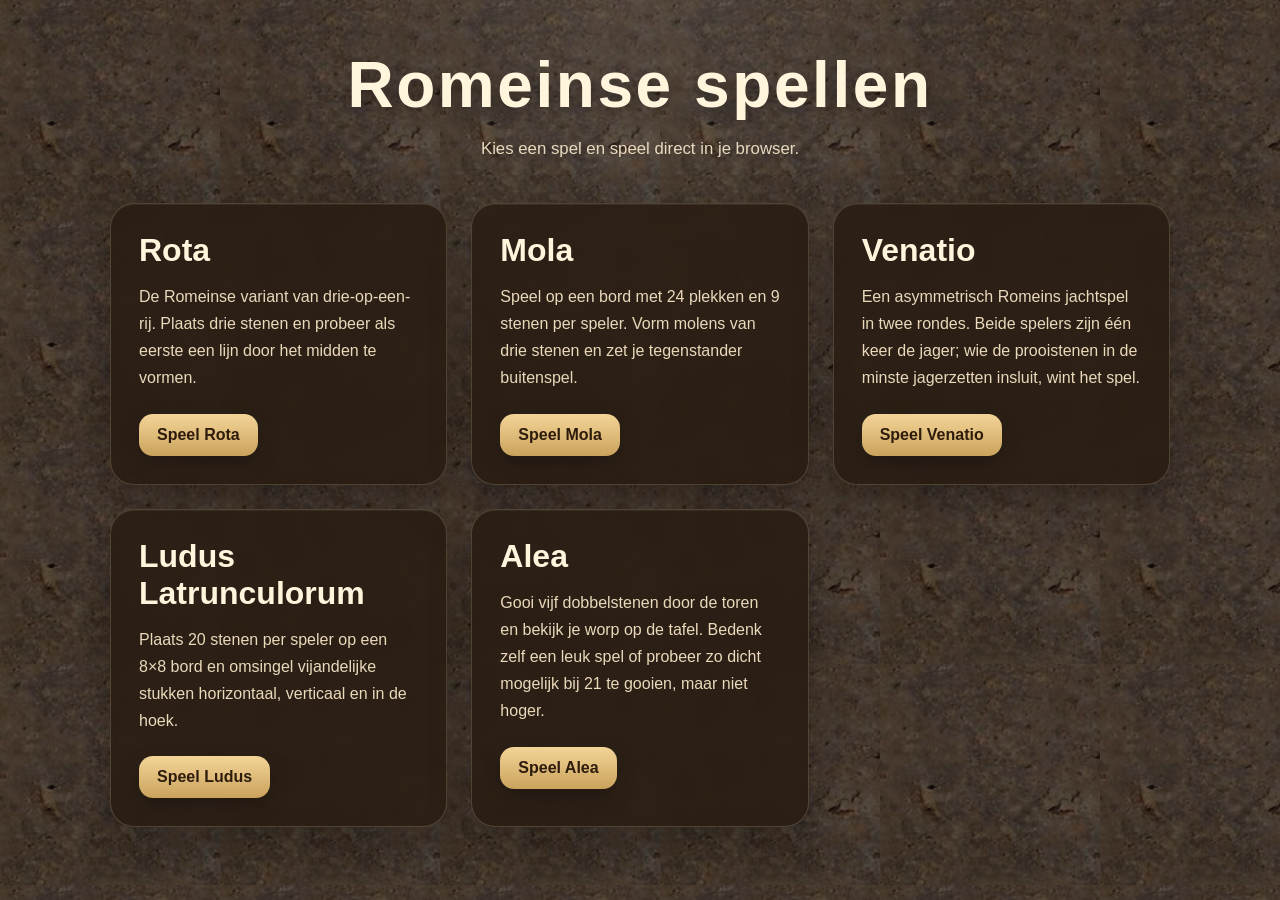
<file: index.html>
<!DOCTYPE html>
<html lang="nl">
<head>
  <meta charset="UTF-8" />
  <meta name="viewport" content="width=device-width, initial-scale=1.0" />
  <title>Romeinse spellen</title>
  <link rel="stylesheet" href="style.css" />
  <link rel="icon" href="favicon.ico" type="image/x-icon">
</head>
<body>
  <div class="page-overlay"></div>

  <main class="home">
    <header class="hero">
      <h1>Romeinse spellen</h1>
      <p class="subtitle">
        Kies een spel en speel direct in je browser.
      </p>
    </header>

    <section class="game-grid">
      <a class="game-card" href="rota/index.html">
        <div class="card-content">
          <h2>Rota</h2>
          <p>
            De Romeinse variant van drie-op-een-rij.
            Plaats drie stenen en probeer als eerste een lijn door het midden te vormen.
          </p>
          <span class="play-btn">Speel Rota</span>
        </div>
      </a>

      <a class="game-card" href="mola/index.html">
        <div class="card-content">
          <h2>Mola</h2>
          <p>
            Speel op een bord met 24 plekken en 9 stenen per speler.
            Vorm molens van drie stenen en zet je tegenstander buitenspel.
          </p>
          <span class="play-btn">Speel Mola</span>
        </div>
      </a>

      <a class="game-card" href="venatio/index.html">
        <div class="card-content">
            <h2>Venatio</h2>
            <p>
            Een asymmetrisch Romeins jachtspel in twee rondes. Beide spelers zijn één keer de jager;
            wie de prooistenen in de minste jagerzetten insluit, wint het spel.
            </p>
            <span class="play-btn">Speel Venatio</span>
        </div>
      </a>

      <a class="game-card" href="ludus_latrunculorum/index.html">
        <div class="card-content">
          <h2>Ludus Latrunculorum</h2>
          <p>
            Plaats 20 stenen per speler op een 8×8 bord en omsingel vijandelijke
            stukken horizontaal, verticaal en in de hoek.
          </p>
          <span class="play-btn">Speel Ludus</span>
        </div>
      </a>

      <a class="game-card" href="alea/index.html">
        <div class="card-content">
          <h2>Alea</h2>
          <p>
            Gooi vijf dobbelstenen door de toren en bekijk je worp op de tafel.
            Bedenk zelf een leuk spel of probeer zo dicht mogelijk bij 21 te gooien, maar niet hoger.
          </p>
          <span class="play-btn">Speel Alea</span>
        </div>
      </a>
    </section>
  </main>
</body>
</html>
</file>
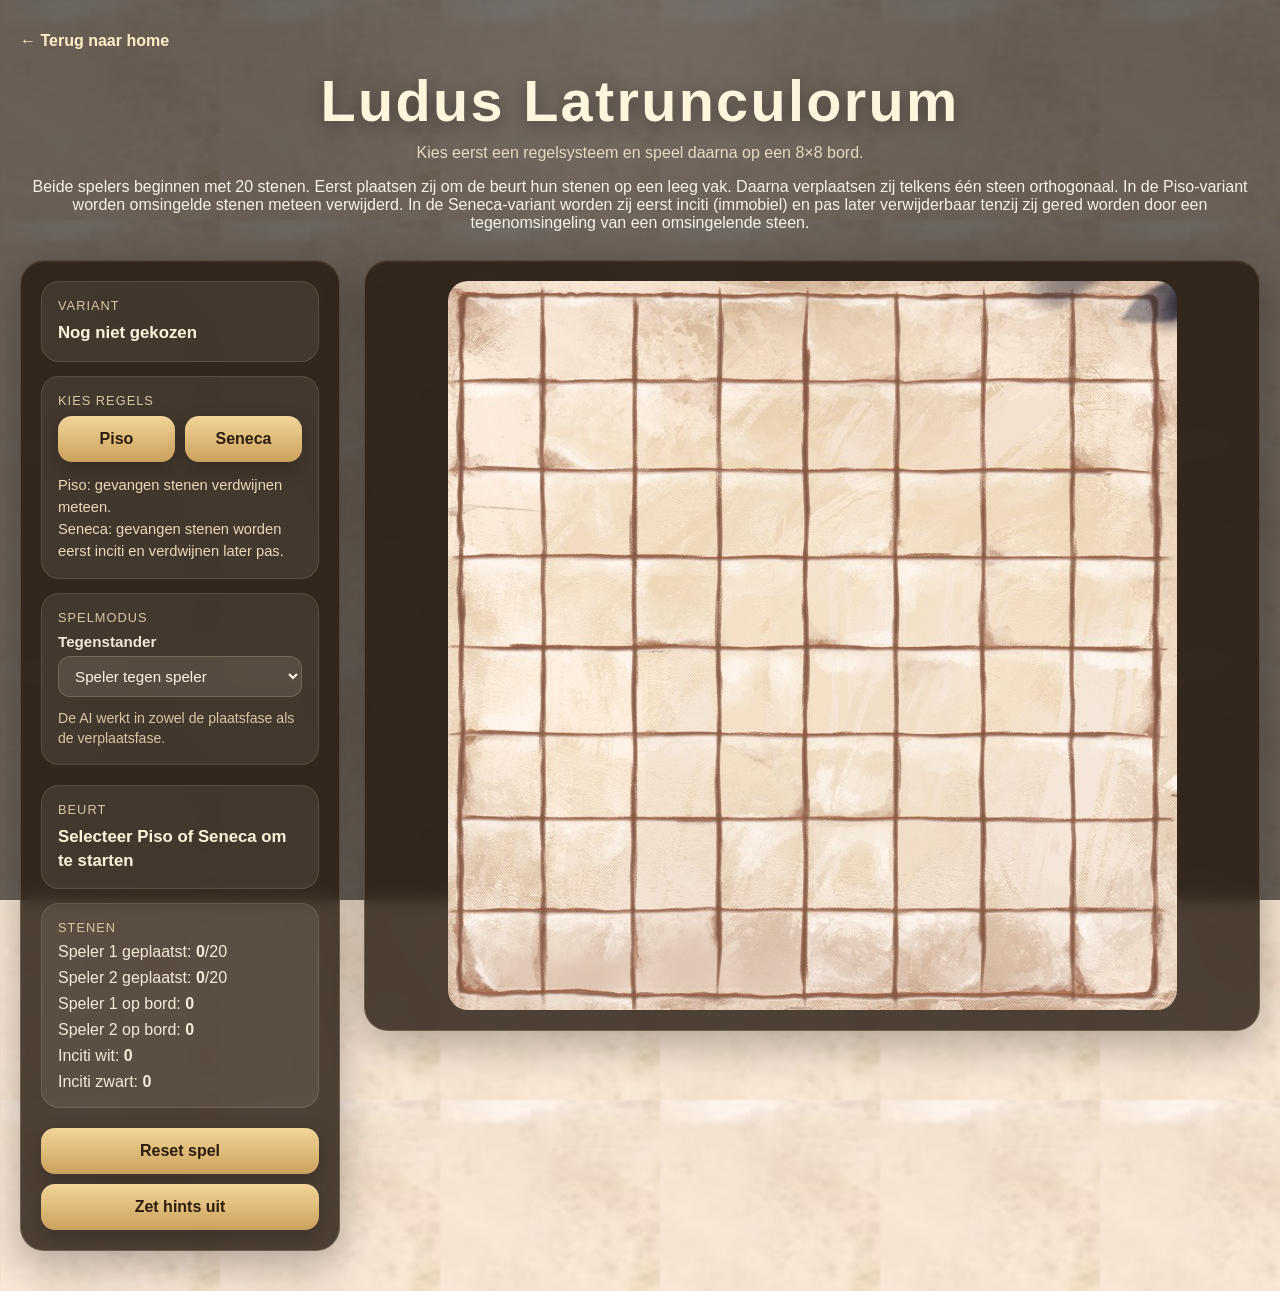
<file: ludus_latrunculorum/index.html>
<!DOCTYPE html>
<html lang="nl">
<head>
  <meta charset="UTF-8" />
  <meta name="viewport" content="width=device-width, initial-scale=1.0" />
  <title>Ludus Latrunculorum</title>
  <link rel="stylesheet" href="style.css" />
  <link rel="icon" href="favicon.ico" type="image/x-icon">
</head>
<body>
  <div class="page-overlay"></div>

  <main class="app">
    <a href="../index.html" class="back-link">← Terug naar home</a>

    <header class="topbar">
      <h1>Ludus Latrunculorum</h1>
      <p class="subtitle">Kies eerst een regelsysteem en speel daarna op een 8×8 bord.</p>
      <p>
        Beide spelers beginnen met 20 stenen. Eerst plaatsen zij om de beurt hun stenen
        op een leeg vak. Daarna verplaatsen zij telkens één steen orthogonaal.
        In de Piso-variant worden omsingelde stenen meteen verwijderd. In de Seneca-variant
        worden zij eerst inciti (immobiel) en pas later verwijderbaar tenzij zij gered worden door een tegenomsingeling van een omsingelende steen.
      </p>
    </header>

    <section class="game-shell">
      <aside class="info-panel">
        <div class="status-card">
          <span class="label">Variant</span>
          <div id="variantText" class="value">Nog niet gekozen</div>
        </div>

        <div id="variantPicker" class="status-card variant-picker">
          <span class="label">Kies regels</span>
          <div class="variant-buttons">
            <button id="choosePisoBtn" class="variant-btn">Piso</button>
            <button id="chooseSenecaBtn" class="variant-btn">Seneca</button>
          </div>
          <p class="variant-note">
            Piso: gevangen stenen verdwijnen meteen.<br />
            Seneca: gevangen stenen worden eerst inciti en verdwijnen later pas.
          </p>
        </div>

        <div class="status-card small">
          <span class="label">Spelmodus</span>
          <div class="controls-grid">
            <label class="control-field">
              <span>Tegenstander</span>
              <select id="gameModeSelect">
                <option value="pvp">Speler tegen speler</option>
                <option value="ai-p2">Speler 1 tegen AI</option>
                <option value="ai-p1">AI tegen Speler 2</option>
                <option value="ai-both">AI tegen AI</option>
              </select>
            </label>
          </div>
          <p id="aiThinking" class="thinking-text hidden">AI denkt na…</p>
          <p class="settings-note">De AI werkt in zowel de plaatsfase als de verplaatsfase.</p>
        </div>

        <div class="status-card">
          <span class="label">Beurt</span>
          <div id="turnText" class="value">Selecteer Piso of Seneca om te starten</div>
        </div>

        <div class="status-card small">
          <span class="label">Stenen</span>
          <div class="stone-counts">
            <div>Speler 1 geplaatst: <strong id="countP1Placed">0</strong>/20</div>
            <div>Speler 2 geplaatst: <strong id="countP2Placed">0</strong>/20</div>
            <div>Speler 1 op bord: <strong id="countP1Board">0</strong></div>
            <div>Speler 2 op bord: <strong id="countP2Board">0</strong></div>
            <div>Inciti wit: <strong id="countP1Inciti">0</strong></div>
            <div>Inciti zwart: <strong id="countP2Inciti">0</strong></div>
          </div>
        </div>
        <button id="resetBtn" class="reset-btn">Reset spel</button>
        <button id="toggleHintsBtn" class="reset-btn">Zet hints uit</button>
      </aside>

      <section class="board-panel">
        <div id="game">
          <img id="board" src="board.png" alt="Ludus Latrunculorum bord" />
          <div id="holes"></div>
          <div id="pieces"></div>
        </div>
      </section>
    </section>
  </main>

  <div id="winModal" class="modal hidden">
    <div class="modal-card">
      <h2>Spel afgelopen</h2>
      <p id="winMessage">Speler 1 wint!</p>
      <button id="playAgainBtn" class="modal-btn">Opnieuw spelen</button>
    </div>
  </div>

  <script src="script.js"></script>
</body>
</html>
</file>
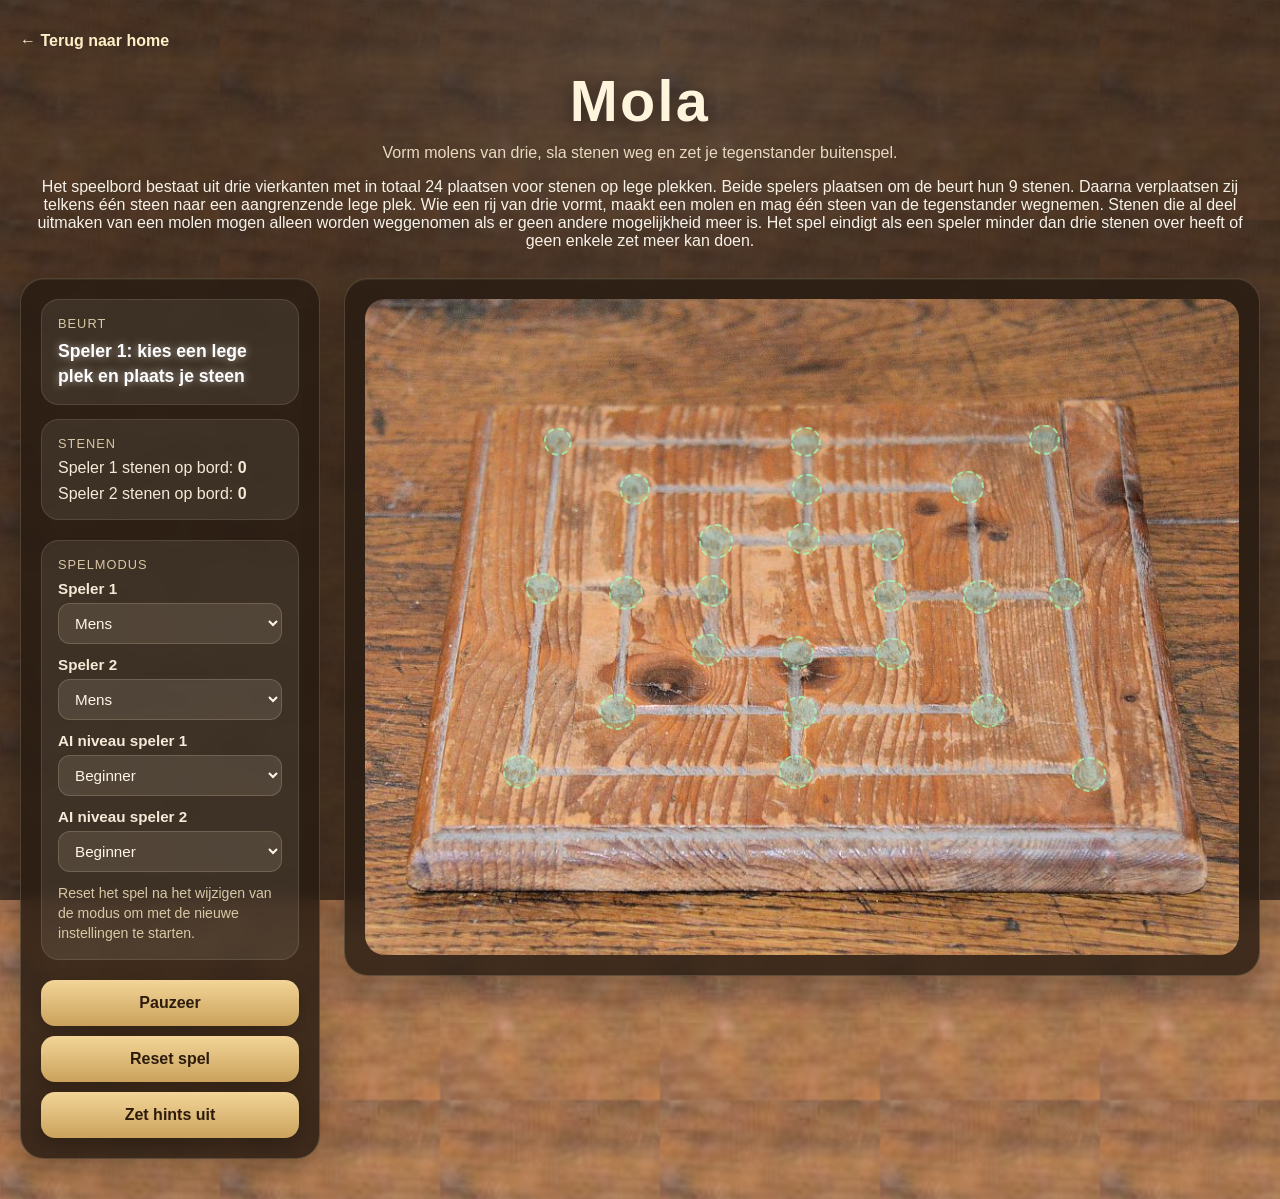
<file: mola/index.html>
<!DOCTYPE html>
<html lang="nl">
<head>
  <meta charset="UTF-8" />
  <meta name="viewport" content="width=device-width, initial-scale=1.0" />
  <title>Mola</title>
  <link rel="stylesheet" href="style.css" />
  <link rel="icon" href="favicon.ico" type="image/x-icon">
</head>
<body>
  <div class="page-overlay"></div>

  <main class="app">
    <a href="../index.html" class="back-link">← Terug naar home</a>
    <header class="topbar">
      <h1>Mola</h1>
      <p class="subtitle">Vorm molens van drie, sla stenen weg en zet je tegenstander buitenspel.</p>
      <p>
        Het speelbord bestaat uit drie vierkanten met in totaal 24 plaatsen voor stenen op lege plekken.
        Beide spelers plaatsen om de beurt hun 9 stenen. Daarna verplaatsen zij
        telkens één steen naar een aangrenzende lege plek. Wie een rij van drie
        vormt, maakt een molen en mag één steen van de tegenstander wegnemen.
        Stenen die al deel uitmaken van een molen mogen alleen worden weggenomen
        als er geen andere mogelijkheid meer is. Het spel eindigt als een speler
        minder dan drie stenen over heeft of geen enkele zet meer kan doen.
      </p>
    </header>

    <section class="game-shell">
      <aside class="info-panel">
        <div class="status-card">
          <span class="label">Beurt</span>
          <div id="turnText" class="value player-1">Speler 1 legt een steen</div>
          <div id="aiThinkingText" class="thinking-text hidden">AI denkt na…</div>
        </div>

        <div class="status-card small">
          <span class="label">Stenen</span>
          <div class="stone-counts">
            <div>Speler 1 stenen op bord: <strong id="countP1Board">0</strong></div>
            <div>Speler 2 stenen op bord: <strong id="countP2Board">0</strong></div>
          </div>
        </div>

        <div class="status-card small">
          <span class="label">Spelmodus</span>
          <div class="controls-grid">
            <label class="control-field">
              <span>Speler 1</span>
              <select id="player1ModeSelect">
                <option value="human">Mens</option>
                <option value="ai">AI</option>
              </select>
            </label>
            <label class="control-field">
              <span>Speler 2</span>
              <select id="player2ModeSelect">
                <option value="human">Mens</option>
                <option value="ai">AI</option>
              </select>
            </label>
            <label class="control-field">
              <span>AI niveau speler 1</span>
              <select id="player1LevelSelect">
                <option value="beginner">Beginner</option>
                <option value="advanced">Gevorderd</option>
                <option value="pro">Pro</option>
              </select>
            </label>
            <label class="control-field">
              <span>AI niveau speler 2</span>
              <select id="player2LevelSelect">
                <option value="beginner">Beginner</option>
                <option value="advanced">Gevorderd</option>
                <option value="pro">Pro</option>
              </select>
            </label>
          </div>
          <p class="settings-note">Reset het spel na het wijzigen van de modus om met de nieuwe instellingen te starten.</p>
        </div>

        <button id="pauseBtn" class="reset-btn">Pauzeer</button>
        <button id="resetBtn" class="reset-btn">Reset spel</button>        
        <button id="toggleHintsBtn" class="reset-btn">Zet hints uit</button>
      </aside>

      <section class="board-panel">
        <div id="game">
          <img id="board" src="board.png" alt="Mola bord" />
          <div id="holes"></div>
          <div id="pieces"></div>
        </div>
      </section>
    </section>
  </main>

  <div id="winModal" class="modal hidden">
    <div class="modal-card">
      <h2>Spel afgelopen</h2>
      <p id="winMessage">Speler 1 wint!</p>
      <button id="playAgainBtn" class="modal-btn">Opnieuw spelen</button>
    </div>
  </div>

  <script src="script.js"></script>
</body>
</html>
</file>
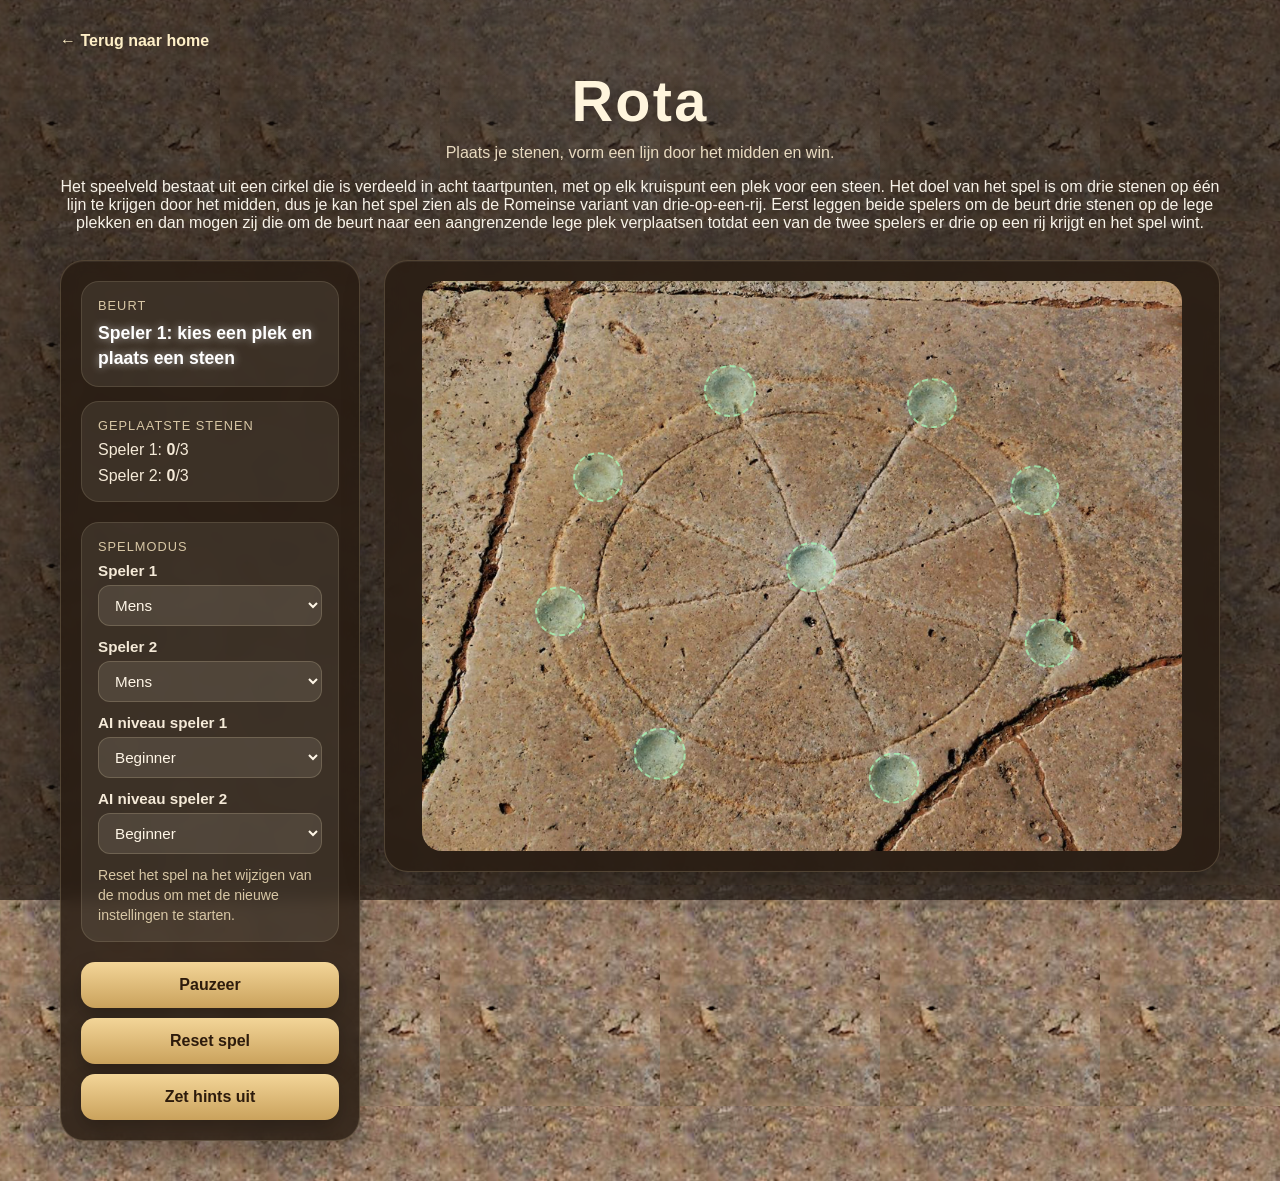
<file: rota/index.html>
<!DOCTYPE html>
<html lang="nl">
<head>
  <meta charset="UTF-8" />
  <meta name="viewport" content="width=device-width, initial-scale=1.0" />
  <title>Rota</title>
  <link rel="stylesheet" href="style.css" />
  <link rel="icon" href="favicon.ico" type="image/x-icon">
</head>
<body>
  <div class="page-overlay"></div>

  <main class="app">
    <a href="../index.html" class="back-link">← Terug naar home</a>
    <header class="topbar">
      <h1>Rota</h1>
      <p class="subtitle">Plaats je stenen, vorm een lijn door het midden en win.</p>
      <p>Het speelveld bestaat uit een cirkel die is verdeeld in acht taartpunten, 
        met op elk kruispunt een plek voor een steen. Het doel van het spel is
      om drie stenen op één lijn te krijgen door het midden, dus je kan het spel zien als
      de Romeinse variant van drie-op-een-rij. Eerst leggen beide spelers om de beurt 
      drie stenen op de lege plekken en dan mogen zij die om de beurt naar een aangrenzende lege 
      plek verplaatsen totdat een van de twee spelers er drie op een rij krijgt en het spel wint.</p>
    </header>

    <section class="game-shell">
      <aside class="info-panel">
        <div class="status-card">
          <span class="label">Beurt</span>
          <div id="turnText" class="value player-1">Speler 1 legt een steen</div>
          <div id="aiThinkingText" class="thinking-text hidden">AI denkt na…</div>
        </div>

        <div class="status-card small">
          <span class="label">Geplaatste stenen</span>
          <div class="stone-counts">
            <div>Speler 1: <strong id="countP1">0</strong>/3</div>
            <div>Speler 2: <strong id="countP2">0</strong>/3</div>
          </div>
        </div>

        <div class="status-card small">
          <span class="label">Spelmodus</span>
          <div class="controls-grid">
            <label class="control-field">
              <span>Speler 1</span>
              <select id="player1ModeSelect">
                <option value="human">Mens</option>
                <option value="ai">AI</option>
              </select>
            </label>
            <label class="control-field">
              <span>Speler 2</span>
              <select id="player2ModeSelect">
                <option value="human">Mens</option>
                <option value="ai">AI</option>
              </select>
            </label>
            <label class="control-field">
              <span>AI niveau speler 1</span>
              <select id="player1LevelSelect">
                <option value="beginner">Beginner</option>
                <option value="advanced">Gevorderd</option>
                <option value="pro">Pro</option>
              </select>
            </label>
            <label class="control-field">
              <span>AI niveau speler 2</span>
              <select id="player2LevelSelect">
                <option value="beginner">Beginner</option>
                <option value="advanced">Gevorderd</option>
                <option value="pro">Pro</option>
              </select>
            </label>           
          </div>
          <p class="settings-note">Reset het spel na het wijzigen van de modus om met de nieuwe instellingen te starten.</p>
        </div>
        <button id="pauseBtn" class="reset-btn">Pauzeer</button>
        <button id="resetBtn" class="reset-btn">Reset spel</button>
        <button id="toggleHintsBtn" class="reset-btn">Zet hints uit</button>
      </aside>

      <section class="board-panel">
        <div id="game">
          <img id="board" src="board.png" alt="Rota bord" />
          <div id="holes"></div>
          <div id="pieces"></div>
        </div>
      </section>
    </section>
  </main>

  <div id="winModal" class="modal hidden">
    <div class="modal-card">
      <h2>Spel afgelopen</h2>
      <p id="winMessage">Speler 1 wint!</p>
      <button id="playAgainBtn" class="modal-btn">Opnieuw spelen</button>
    </div>
  </div>

  <script src="script.js"></script>
</body>
</html>
</file>
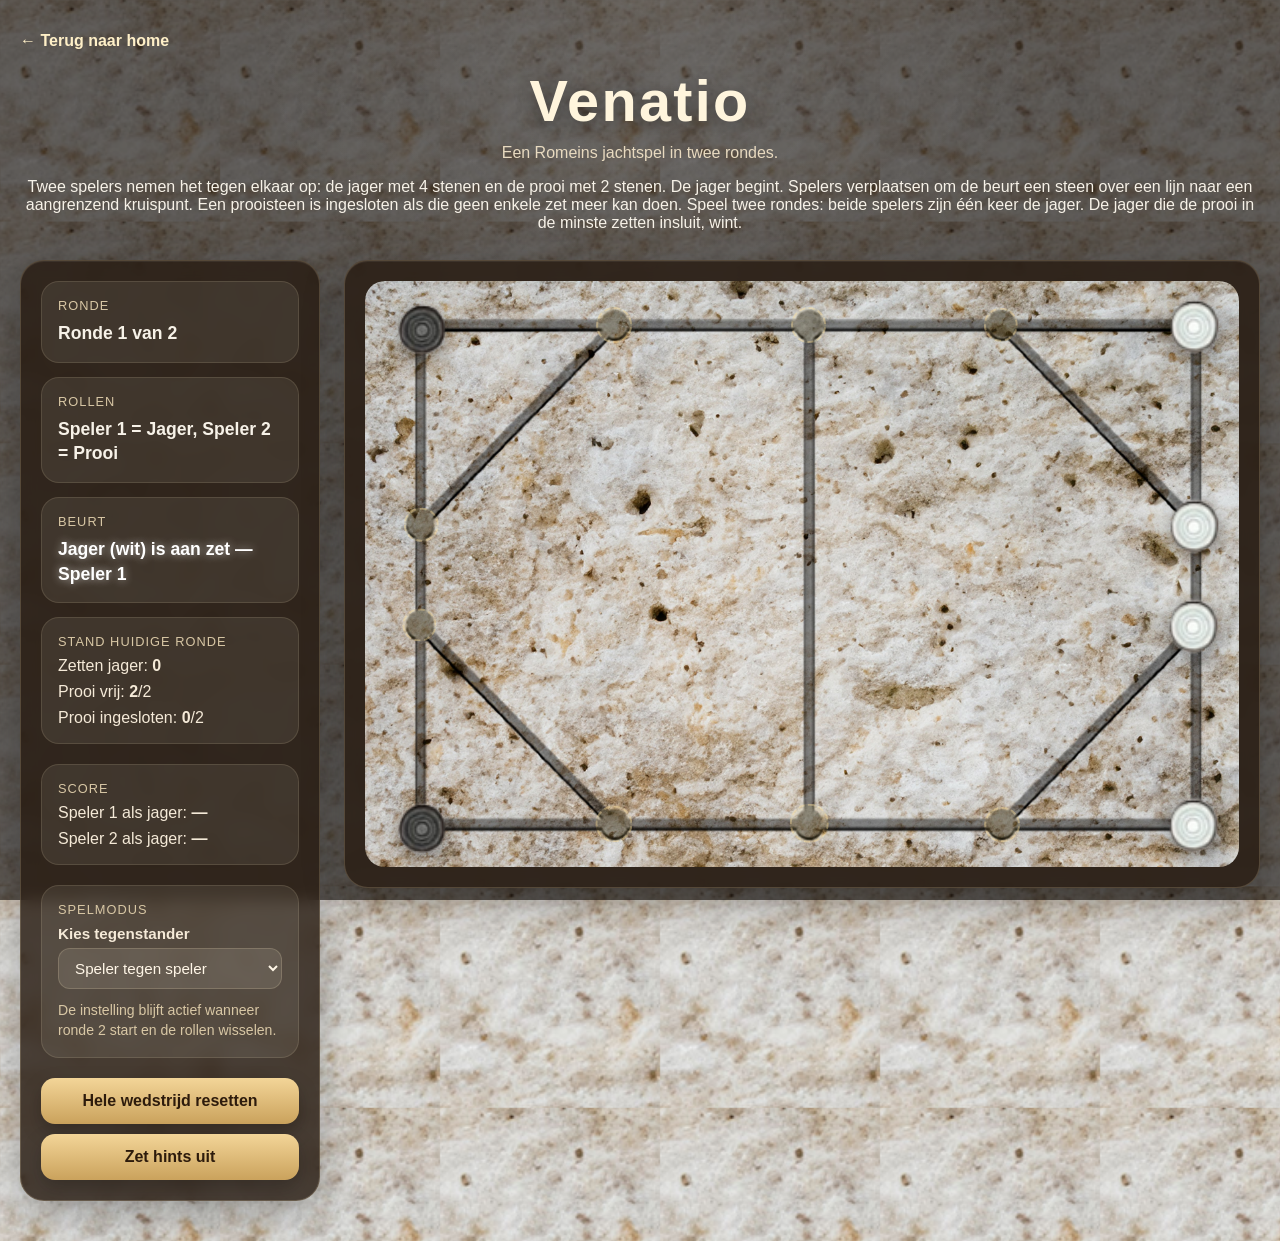
<file: venatio/index.html>
<!DOCTYPE html>
<html lang="nl">
<head>
  <meta charset="UTF-8" />
  <meta name="viewport" content="width=device-width, initial-scale=1.0" />
  <title>Venatio</title>
  <link rel="stylesheet" href="style.css" />
  <link rel="icon" href="favicon.ico" type="image/x-icon">
</head>
<body>
  <div class="page-overlay"></div>

  <main class="app">
    <a href="../index.html" class="back-link">← Terug naar home</a>

    <header class="topbar">
      <h1>Venatio</h1>
      <p class="subtitle">Een Romeins jachtspel in twee rondes.</p>
      <p>
        Twee spelers nemen het tegen elkaar op: de jager met 4 stenen en de prooi met 2 stenen.
        De jager begint. Spelers verplaatsen om de beurt een steen over een lijn naar een aangrenzend
        kruispunt. Een prooisteen is ingesloten als die geen enkele zet meer kan doen. Speel twee rondes:
        beide spelers zijn één keer de jager. De jager die de prooi in de minste zetten insluit, wint.
      </p>
    </header>

    <section class="game-shell">
      <aside class="info-panel">
        <div class="status-card">
          <span class="label">Ronde</span>
          <div id="roundText" class="value">Ronde 1 van 2</div>
        </div>

        <div class="status-card">
          <span class="label">Rollen</span>
          <div id="rolesText" class="value">Speler 1 = Jager, Speler 2 = Prooi</div>
        </div>

        <div class="status-card">
          <span class="label">Beurt</span>
          <div id="turnText" class="value player-2">Jager (zwart) is aan zet</div>
        </div>

        <div class="status-card small">
          <span class="label">Stand huidige ronde</span>
          <div class="stone-counts">
            <div>Zetten jager: <strong id="hunterMoves">0</strong></div>
            <div>Prooi vrij: <strong id="freePreyCount">2</strong>/2</div>
            <div>Prooi ingesloten: <strong id="trappedPreyCount">0</strong>/2</div>
          </div>
        </div>

        <div class="status-card small">
          <span class="label">Score</span>
          <div class="stone-counts">
            <div>Speler 1 als jager: <strong id="scoreA">—</strong></div>
            <div>Speler 2 als jager: <strong id="scoreB">—</strong></div>
          </div>
        </div>


        <div class="status-card small">
          <span class="label">Spelmodus</span>
          <div class="controls-grid">
            <label class="control-field">
              <span>Kies tegenstander</span>
              <select id="gameModeSelect">
                <option value="pvp">Speler tegen speler</option>
                <option value="ai-hunter">AI speelt jager</option>
                <option value="ai-prey">AI speelt prooi</option>
                <option value="ai-both">AI tegen AI</option>
              </select>
            </label>
          </div>
          <p id="aiThinking" class="thinking-text hidden">AI denkt na…</p>
          <p class="settings-note">De instelling blijft actief wanneer ronde 2 start en de rollen wisselen.</p>
        </div>
        <button id="resetBtn" class="reset-btn">Hele wedstrijd resetten</button>
        <button id="toggleHintsBtn" class="reset-btn">Zet hints uit</button>
      </aside>

      <section class="board-panel">
        <div id="game">
          <img id="board" src="board.png" alt="Venatio bord" />
          <div id="holes"></div>
          <div id="pieces"></div>
        </div>
      </section>
    </section>
  </main>

  <div id="roundModal" class="modal hidden">
    <div class="modal-card">
      <h2 id="roundModalTitle">Ronde afgelopen</h2>
      <p id="roundModalMessage">Speler 1 sloot de prooi in 12 zetten in.</p>
      <button id="nextRoundBtn" class="modal-btn">Verder</button>
    </div>
  </div>

  <script src="script.js"></script>
</body>
</html>
</file>
<file: style.css>
* {
  box-sizing: border-box;
}

body {
  margin: 0;
  min-height: 100vh;
  font-family: Arial, Helvetica, sans-serif;
  color: #f7f2e8;
  background-image: url("tile.png");
  background-repeat: repeat;
  background-size: 220px;
  position: relative;
}

.page-overlay {
  position: fixed;
  inset: 0;
  background:
    radial-gradient(circle at top, rgba(255,255,255,0.08), transparent 35%),
    rgba(18, 14, 10, 0.62);
  pointer-events: none;
}

.home {
  position: relative;
  z-index: 1;
  max-width: 1100px;
  margin: 0 auto;
  padding: 48px 20px 56px;
}

.hero {
  text-align: center;
  margin-bottom: 40px;
}

.hero h1 {
  margin: 0;
  font-size: clamp(2.4rem, 6vw, 4rem);
  letter-spacing: 0.04em;
  color: #fff5dd;
  text-shadow: 0 4px 18px rgba(0, 0, 0, 0.35);
}

.subtitle {
  margin: 14px auto 0;
  max-width: 700px;
  color: #e8dac0;
  font-size: 1.05rem;
  line-height: 1.6;
}

.game-grid {
  display: grid;
  grid-template-columns: repeat(auto-fit, minmax(280px, 1fr));
  gap: 24px;
}

.game-card {
  display: block;
  text-decoration: none;
  color: inherit;
  background: rgba(40, 28, 18, 0.82);
  border: 1px solid rgba(255, 233, 186, 0.18);
  border-radius: 24px;
  box-shadow:
    0 14px 40px rgba(0, 0, 0, 0.28),
    inset 0 1px 0 rgba(255,255,255,0.06);
  backdrop-filter: blur(8px);
  transition: transform 0.18s ease, box-shadow 0.18s ease, border-color 0.18s ease;
}

.game-card:hover {
  transform: translateY(-4px);
  border-color: rgba(255, 233, 186, 0.32);
  box-shadow:
    0 20px 50px rgba(0, 0, 0, 0.34),
    inset 0 1px 0 rgba(255,255,255,0.08);
}

.card-content {
  padding: 28px;
}

.card-content h2 {
  margin: 0 0 14px;
  font-size: 2rem;
  color: #fff5dd;
}

.card-content p {
  margin: 0 0 22px;
  color: #ead9bb;
  line-height: 1.7;
}

.play-btn {
  display: inline-block;
  border-radius: 14px;
  padding: 12px 18px;
  font-size: 1rem;
  font-weight: 700;
  background: linear-gradient(180deg, #f3d598, #caa25c);
  color: #2d1b0c;
  box-shadow: 0 8px 20px rgba(0, 0, 0, 0.22);
}

@media (max-width: 760px) {
  .game-grid {
    grid-template-columns: 1fr;
  }

  .home {
    padding: 28px 14px 36px;
  }
}
</file>
<file: ludus_latrunculorum/style.css>
*{
  box-sizing:border-box
}
body{
  margin:0;
  min-height:100vh;
  font-family:Arial,Helvetica,sans-serif;
  color:#f7f2e8;
  background-image:url("tile.png");
  background-repeat:repeat;
  background-size:220px;
  position:relative
}
.page-overlay{
  position:fixed;
  inset:0;
  background:radial-gradient(circle at top,rgba(255,255,255,.08),transparent 35%),rgba(18,14,10,.62);
  pointer-events:none
}
.app{
  position:relative;
  z-index:1;
  max-width:1280px;
  margin:0 auto;
  padding:32px 20px 40px
}
.back-link{
  display:inline-block;
  margin-bottom:18px;
  color:#fff0c8;
  text-decoration:none;
  font-weight:700
}
.back-link:hover{
  text-decoration:underline
}
.topbar{
  text-align:center;
  margin-bottom:28px
}
.topbar h1{
  margin:0;
  font-size:clamp(2.2rem,5vw,3.6rem);
  letter-spacing:.04em;
  color:#fff5dd;
  text-shadow:0 4px 18px rgba(0,0,0,.35)
}
.subtitle{
  margin:10px 0 0;
  color:#e8dac0;
  font-size:1rem
}
.game-shell{
  display:grid;
  grid-template-columns:320px 1fr;
  gap:24px;
  align-items:start
}
.info-panel,.board-panel{
  background:rgba(40,28,18,.82);
  border:1px solid rgba(255,233,186,.18);
  border-radius:24px;
  box-shadow:0 14px 40px rgba(0,0,0,.28),inset 0 1px 0 rgba(255,255,255,.06);
  backdrop-filter:blur(8px)
}
.info-panel{
  padding:20px
}
.status-card{
  background:rgba(255,248,234,.08);
  border:1px solid rgba(255,233,186,.12);
  border-radius:18px;
  padding:16px;
  margin-bottom:14px
}
.status-card.small{
  margin-bottom:20px
}
.label{
  display:block;
  font-size:.8rem;
  text-transform:uppercase;
  letter-spacing:.08em;
  color:#d8c7a5;
  margin-bottom:8px
}
.value{
  font-size:1.05rem;
  font-weight:700;
  color:#fff5dd;
  line-height:1.4
}
.value.player-1{
  color:#fff;
  text-shadow:0 0 8px rgba(255,255,255,.6)
}
.value.player-2{
  color:#111;
  text-shadow:0 0 6px rgba(0,0,0,.6)
}
.stone-counts{
  display:grid;
  gap:8px;
  color:#f5ead8
}
.variant-buttons{
  display:grid;
  grid-template-columns:1fr 1fr;
  gap:10px
}
.variant-btn,.reset-btn,.modal-btn{
  border:none;
  border-radius:14px;
  padding:14px 18px;
  font-size:1rem;
  font-weight:700;
  cursor:pointer;
  transition:transform .15s ease,opacity .15s ease,box-shadow .15s ease;
  background:linear-gradient(180deg,#f3d598,#caa25c);
  color:#2d1b0c;
  box-shadow:0 8px 20px rgba(0,0,0,.22)
}
.reset-btn,.modal-btn{
  width:100%
}
.variant-btn:hover,.reset-btn:hover,.modal-btn:hover{
  transform:translateY(-1px);
  opacity:.96
}
.variant-note{
  margin:12px 0 0;
  color:#ead9bb;
  font-size:.92rem;
  line-height:1.5
}
.controls-grid{
  display:grid;
  gap:12px
}
.control-field{
  display:grid;
  gap:6px;
  color:#f5ead8;
  font-size:.95rem
}
.control-field span{
  color:#f5ead8;
  font-weight:700
}
.control-field select{
  width:100%;
  border:1px solid rgba(255,233,186,.18);
  border-radius:12px;
  padding:10px 12px;
  background:rgba(255,248,234,.1);
  color:#fff6e7;
  font-size:.95rem
}
.control-field option{
  color:#24170f
}
.thinking-text{
  margin:10px 0 0;
  font-size:.95rem;
  color:#ead9bb
}
.settings-note{
  margin:12px 0 0;
  color:#d8c7a5;
  font-size:.88rem;
  line-height:1.4
}
.hidden{
  display:none!important
}
.board-panel{
  padding:20px;
  display:flex;
  justify-content:center;
  align-items:center
}
#game{
  position:relative;
  width:min(100%,729px);
  aspect-ratio:729/729;
  border-radius:20px;
  overflow:hidden
}
#board{
  position:absolute;
  inset:0;
  width:100%;
  height:100%;
  display:block;
  pointer-events:none;
  z-index:1;
  user-select:none
}
#holes{
  position:absolute;
  inset:0;
  z-index:2
}
#pieces{
  position:absolute;
  inset:0;
  z-index:3;
  pointer-events:none
}
.hole{
  position:absolute;
  transform:translate(-50%,-50%) scale(.82);
  border-radius:50%;
  cursor:pointer;
  background:rgba(255,220,120,.12);
  border:2px dashed rgba(255,227,160,.35);
  transition:opacity .15s ease,transform .15s ease,background .15s ease
}
.hole:hover{
  background:rgba(255,220,120,.22);
  transform:translate(-50%,-50%) scale(.88)
}
.hole.valid-target{
  background:rgba(128,220,160,.32);
  border-color:rgba(170,255,190,.95);
  box-shadow:0 0 0 3px rgba(170,255,190,.18)
}
.hole.occupied{
  pointer-events:none;
  opacity:0
}
.piece{
  position:absolute;
  width:clamp(48px,7vw,72px);
  height:clamp(48px,7vw,72px);
  transform:translate(-50%,-50%);
  cursor:pointer;
  z-index:3;
  transition:transform .15s ease,filter .15s ease,opacity .15s ease;
  user-select:none;
  -webkit-user-drag:none;
  pointer-events:auto;
  filter:drop-shadow(0 6px 10px rgba(0,0,0,.35))
}
.piece:hover{
  transform:translate(-50%,-50%) scale(1.08)
}
.piece.selected{
  transform:translate(-50%,-50%) scale(1.22);
  filter:drop-shadow(0 0 .35rem rgba(255,240,180,.85)) drop-shadow(0 8px 14px rgba(0,0,0,.45))
}
.piece.ai-preview{
  transform:translate(-50%,-50%) scale(1.18);
  filter:drop-shadow(0 0 .35rem rgba(255,240,180,.85)) drop-shadow(0 8px 14px rgba(0,0,0,.45))
}
.piece.incitus{
  opacity:1;
  filter:drop-shadow(0 6px 10px rgba(0,0,0,.35))
}
.modal{
  position:fixed;
  inset:0;
  z-index:10;
  display:grid;
  place-items:center;
  background:rgba(0,0,0,.55);
  padding:20px
}
.modal.hidden{
  display:none
}
.modal-card{
  width:min(420px,100%);
  background:linear-gradient(180deg,#3d2a1c,#24170f);
  color:#fff6e7;
  border:1px solid rgba(255,231,187,.18);
  border-radius:22px;
  padding:28px 24px;
  text-align:center;
  box-shadow:0 22px 60px rgba(0,0,0,.38)
}
.modal-card h2{
  margin:0 0 12px;
  font-size:1.8rem
}
.modal-card p{
  margin:0 0 20px;
  color:#ead9bb;
  font-size:1.05rem
}
@media(max-width:900px){
  .game-shell{
  grid-template-columns:1fr
}
.info-panel{
  order:2
}
.board-panel{
  order:1
}
.piece{
  width:clamp(64px,8.5vw,110px);
  height:clamp(64px,8.5vw,110px)
}
.hole{
  transform:translate(-50%,-50%) scale(.74)
}
.hole:hover{
  transform:translate(-50%,-50%) scale(.8)
}

}
@media(max-width:600px){
  .app{
  padding:20px 14px 28px
}
.info-panel,.board-panel{
  border-radius:18px
}
.board-panel{
  padding:12px
}
.piece{
  width:clamp(32px,6.2vw,46px);
  height:clamp(32px,6.2vw,46px)
}
.hole{
  transform:translate(-50%,-50%) scale(.58)
}
.hole:hover,.hole.valid-target:hover{
  transform:translate(-50%,-50%) scale(.64)
}
#game{
  width:100%;
  max-width:100%
}

}
@media(max-width:900px) and (max-height:500px) and (orientation:landscape){
  .app{
  padding:14px 12px 20px
}
.topbar{
  margin-bottom:12px
}
.topbar h1{
  font-size:clamp(1.5rem,3vw,2.1rem)
}
.subtitle{
  font-size:.92rem
}
.game-shell{
  grid-template-columns:210px 1fr;
  gap:12px;
  align-items:start
}
.info-panel{
  order:1;
  padding:14px
}
.board-panel{
  order:2;
  padding:8px;
  align-items:flex-start
}
#game{
  width:min(100%,calc(100dvh - 50px));
  max-width:100%;
  aspect-ratio:1/1
}
.piece{
  width:clamp(26px,4vw,38px);
  height:clamp(26px,4vw,38px)
}
.hole{
  transform:translate(-50%,-50%) scale(.66)
}
.hole:hover,.hole.valid-target:hover{
  transform:translate(-50%,-50%) scale(.72)
}
.status-card{
  padding:12px;
  margin-bottom:10px
}
.reset-btn,.modal-btn,.variant-btn{
  padding:10px 14px;
  font-size:.95rem
}

}
.reset-btn+.reset-btn{
  margin-top:10px
}
</file>
<file: mola/style.css>
* {
  box-sizing: border-box;
}

body {
  margin: 0;
  min-height: 100vh;
  font-family: Arial, Helvetica, sans-serif;
  color: #f7f2e8;
  background-image: url("tile.png");
  background-repeat: repeat;
  background-size: 220px;
  position: relative;
}

.page-overlay {
  position: fixed;
  inset: 0;
  background:
    radial-gradient(circle at top, rgba(255,255,255,0.08), transparent 35%),
    rgba(18, 14, 10, 0.62);
  pointer-events: none;
}

.app {
  position: relative;
  z-index: 1;
  max-width: 1280px;
  margin: 0 auto;
  padding: 32px 20px 40px;
}

.topbar {
  text-align: center;
  margin-bottom: 28px;
}

.topbar h1 {
  margin: 0;
  font-size: clamp(2.2rem, 5vw, 3.6rem);
  letter-spacing: 0.04em;
  color: #fff5dd;
  text-shadow: 0 4px 18px rgba(0, 0, 0, 0.35);
}

.subtitle {
  margin: 10px 0 0;
  color: #e8dac0;
  font-size: 1rem;
}

.game-shell {
  display: grid;
  grid-template-columns: 300px 1fr;
  gap: 24px;
  align-items: start;
}

.info-panel,
.board-panel {
  background: rgba(40, 28, 18, 0.82);
  border: 1px solid rgba(255, 233, 186, 0.18);
  border-radius: 24px;
  box-shadow:
    0 14px 40px rgba(0, 0, 0, 0.28),
    inset 0 1px 0 rgba(255,255,255,0.06);
  backdrop-filter: blur(8px);
}

.info-panel {
  padding: 20px;
}

.status-card {
  background: rgba(255, 248, 234, 0.08);
  border: 1px solid rgba(255, 233, 186, 0.12);
  border-radius: 18px;
  padding: 16px;
  margin-bottom: 14px;
}

.status-card.small {
  margin-bottom: 20px;
}

.label {
  display: block;
  font-size: 0.8rem;
  text-transform: uppercase;
  letter-spacing: 0.08em;
  color: #d8c7a5;
  margin-bottom: 8px;
}

.value {
  font-size: 1.1rem;
  font-weight: 700;
  color: #fff5dd;
  line-height: 1.4;
}

.value.player-1 {
  color: #ffffff;
  text-shadow: 0 0 8px rgba(255,255,255,0.6);
}

.value.player-2 {
  color: #111111;
  text-shadow: 0 0 6px rgba(0,0,0,0.6);
}

.thinking-text {
  margin-top: 10px;
  font-size: 0.95rem;
  color: #ead9bb;
}

.hidden {
  display: none !important;
}

.stone-counts {
  display: grid;
  gap: 8px;
  color: #f5ead8;
}

.controls-grid {
  display: grid;
  gap: 12px;
}

.control-field {
  display: grid;
  gap: 6px;
  color: #f5ead8;
  font-size: 0.95rem;
}

.control-field span {
  color: #f5ead8;
  font-weight: 700;
}

.control-field select {
  width: 100%;
  border: 1px solid rgba(255, 233, 186, 0.18);
  border-radius: 12px;
  padding: 10px 12px;
  background: rgba(255, 248, 234, 0.1);
  color: #fff6e7;
  font-size: 0.95rem;
}

.control-field option {
  color: #24170f;
}

.settings-note {
  margin: 12px 0 0;
  color: #d8c7a5;
  font-size: 0.88rem;
  line-height: 1.4;
}

.reset-btn,
.modal-btn {
  width: 100%;
  border: none;
  border-radius: 14px;
  padding: 14px 18px;
  font-size: 1rem;
  font-weight: 700;
  cursor: pointer;
  transition: transform 0.15s ease, opacity 0.15s ease, box-shadow 0.15s ease;
  background: linear-gradient(180deg, #f3d598, #caa25c);
  color: #2d1b0c;
  box-shadow: 0 8px 20px rgba(0, 0, 0, 0.22);
}

.reset-btn:hover,
.modal-btn:hover {
  transform: translateY(-1px);
  opacity: 0.96;
}

.board-panel {
  padding: 20px;
  display: flex;
  justify-content: center;
  align-items: center;
}

#game {
  position: relative;
  width: min(100%, 920px);
  aspect-ratio: 920 / 690;
  border-radius: 20px;
  overflow: hidden;
}

#board {
  position: absolute;
  inset: 0;
  width: 100%;
  height: 100%;
  display: block;
  pointer-events: none;
  z-index: 1;
  user-select: none;
}

#holes {
  position: absolute;
  inset: 0;
  z-index: 2;
}

#pieces {
  position: absolute;
  inset: 0;
  z-index: 3;
  pointer-events: none;
}

.hole {
  position: absolute;
  transform: translate(-50%, -50%);
  border-radius: 50%;
  cursor: pointer;
  box-sizing: border-box;
  background: rgba(255, 220, 120, 0.14);
  border: 2px dashed rgba(255, 227, 160, 0.4);
  transition: opacity 0.15s ease, transform 0.15s ease, background 0.15s ease;
}

.hole:hover {
  background: rgba(255, 220, 120, 0.22);
  transform: translate(-50%, -50%) scale(1.03);
}

.hole.valid-target {
  background: rgba(128, 220, 160, 0.22);
  border-color: rgba(170, 255, 190, 0.7);
}

.hole.occupied {
  pointer-events: none;
  opacity: 0;
}

.piece {
  position: absolute;
  width: clamp(34px, 5.2vw, 52px);
  height: clamp(34px, 5.2vw, 52px);
  transform: translate(-50%, -50%);
  cursor: pointer;
  z-index: 3;
  transition: transform 0.15s ease, filter 0.15s ease;
  user-select: none;
  -webkit-user-drag: none;
  pointer-events: auto;
  object-fit: contain;
}

/* desktop/default */
.piece[data-player="1"] {
  filter: drop-shadow(0 6px 10px rgba(0,0,0,0.35));
}

.piece[data-player="2"] {
  filter: drop-shadow(0 6px 10px rgba(0,0,0,0.6));
}

.piece:hover {
  transform: translate(-50%, -50%) scale(1.08);
}

.piece.selected {
  transform: translate(-50%, -50%) scale(1.25);
}

.piece.ai-preview {
  transform: translate(-50%, -50%) scale(1.18);
}

.piece[data-player="1"].selected,
.piece[data-player="1"].ai-preview {
  filter:
    drop-shadow(0 0 0.35rem rgba(255, 240, 180, 0.85))
    drop-shadow(0 8px 14px rgba(0,0,0,0.45));
}

.piece[data-player="2"].selected,
.piece[data-player="2"].ai-preview {
  filter:
    drop-shadow(0 0 0.35rem rgba(255, 240, 180, 0.85))
    drop-shadow(0 8px 14px rgba(0,0,0,0.65));
}

.piece[data-player="1"].removable {
  filter:
    drop-shadow(0 0 0.5rem rgba(255, 110, 110, 0.95))
    drop-shadow(0 8px 14px rgba(0,0,0,0.45));
}

.piece[data-player="2"].removable {
  filter:
    drop-shadow(0 0 0.5rem rgba(255, 110, 110, 0.95))
    drop-shadow(0 8px 14px rgba(0,0,0,0.65));
}

.modal {
  position: fixed;
  inset: 0;
  z-index: 10;
  display: grid;
  place-items: center;
  background: rgba(0, 0, 0, 0.55);
  padding: 20px;
}

.modal.hidden {
  display: none;
}

.modal-card {
  width: min(420px, 100%);
  background: linear-gradient(180deg, #3d2a1c, #24170f);
  color: #fff6e7;
  border: 1px solid rgba(255, 231, 187, 0.18);
  border-radius: 22px;
  padding: 28px 24px;
  text-align: center;
  box-shadow: 0 22px 60px rgba(0, 0, 0, 0.38);
}

.modal-card h2 {
  margin: 0 0 12px;
  font-size: 1.8rem;
}

.modal-card p {
  margin: 0 0 20px;
  color: #ead9bb;
  font-size: 1.05rem;
}

@media (max-width: 900px) {
  .game-shell {
    grid-template-columns: 1fr;
  }

  .info-panel {
    order: 2;
  }

  .board-panel {
    order: 1;
  }

  .piece {
    width: clamp(40px, 6vw, 64px);
    height: clamp(40px, 6vw, 64px);
  }

  .piece[data-player="1"] {
    filter:
      brightness(1)
      drop-shadow(0 6px 10px rgba(0,0,0,0.35));
  }

  .piece[data-player="2"] {
    filter:
      brightness(0.72)
      drop-shadow(0 6px 10px rgba(0,0,0,0.65));
  }

  .piece[data-player="1"].selected,
.piece[data-player="1"].ai-preview {
    filter:
      brightness(1)
      drop-shadow(0 0 0.35rem rgba(255, 240, 180, 0.85))
      drop-shadow(0 8px 14px rgba(0,0,0,0.45));
  }

  .piece[data-player="2"].selected,
.piece[data-player="2"].ai-preview {
    filter:
      brightness(0.72)
      drop-shadow(0 0 0.35rem rgba(255, 240, 180, 0.85))
      drop-shadow(0 8px 14px rgba(0,0,0,0.65));
  }

  .piece[data-player="1"].removable {
    filter:
      brightness(1)
      drop-shadow(0 0 0.5rem rgba(255, 110, 110, 0.95))
      drop-shadow(0 8px 14px rgba(0,0,0,0.45));
  }

  .piece[data-player="2"].removable {
    filter:
      brightness(0.72)
      drop-shadow(0 0 0.5rem rgba(255, 110, 110, 0.95))
      drop-shadow(0 8px 14px rgba(0,0,0,0.65));
  }
}

@media (max-width: 1200px) and (orientation: landscape) {
  .piece {
    width: clamp(32px, 4vw, 52px);
    height: clamp(32px, 4vw, 52px);
  }
}

/* phone */
@media (max-width: 600px) {
  .app {
    padding: 20px 14px 28px;
  }

  .info-panel,
  .board-panel {
    border-radius: 18px;
  }

  .hole {
    transform: translate(-50%, -50%) scale(0.50);
  }

  .piece {
    width: clamp(18px, 4.5vw, 28px);
    height: clamp(18px, 4.5vw, 28px);
  }

  .piece[data-player="1"] {
    filter:
      brightness(1)
      drop-shadow(0 5px 8px rgba(0,0,0,0.35));
  }

  .piece[data-player="2"] {
    filter:
      brightness(0.72)
      drop-shadow(0 5px 8px rgba(0,0,0,0.75));
  }

  .piece[data-player="1"].selected,
.piece[data-player="1"].ai-preview {
    filter:
      brightness(1)
      drop-shadow(0 0 0.35rem rgba(255, 240, 180, 0.85))
      drop-shadow(0 8px 14px rgba(0,0,0,0.45));
  }

  .piece[data-player="2"].selected,
.piece[data-player="2"].ai-preview {
    filter:
      brightness(0.72)
      drop-shadow(0 0 0.35rem rgba(255, 240, 180, 0.85))
      drop-shadow(0 8px 14px rgba(0,0,0,0.75));
  }

  .piece[data-player="1"].removable {
    filter:
      brightness(1)
      drop-shadow(0 0 0.5rem rgba(255, 110, 110, 0.95))
      drop-shadow(0 8px 14px rgba(0,0,0,0.45));
  }

  .piece[data-player="2"].removable {
    filter:
      brightness(0.72)
      drop-shadow(0 0 0.5rem rgba(255, 110, 110, 0.95))
      drop-shadow(0 8px 14px rgba(0,0,0,0.75));
  }
}

/* phone landscape */
@media (max-width: 900px) and (max-height: 500px) and (orientation: landscape) {
  .app {
    padding: 14px 12px 20px;
  }

  .topbar {
    margin-bottom: 14px;
  }

  .topbar h1 {
    font-size: clamp(1.5rem, 3vw, 2.1rem);
  }

  .subtitle {
    font-size: 0.92rem;
  }

  .game-shell {
    grid-template-columns: 190px 1fr;
    gap: 12px;
    align-items: start;
  }

  .info-panel {
    order: 1;
    padding: 14px;
  }

  .board-panel {
    order: 2;
    padding: 10px;
    align-items: flex-start;
  }

  #game {
    width: min(100%, calc((100dvh - 30px) * 1.3333));
    max-width: 100%;
    aspect-ratio: 920 / 690;
  }

  .piece {
    width: clamp(18px, 4.5vw, 28px);
    height: clamp(18px, 4.5vw, 28px);
  }

  .hole {
    transform: translate(-50%, -50%) scale(0.8);
  }

  .hole:hover {
    transform: translate(-50%, -50%) scale(0.92);
  }

  .hole.valid-target:hover {
    transform: translate(-50%, -50%) scale(0.92);
  }

  .status-card {
    padding: 12px;
    margin-bottom: 10px;
  }

  .reset-btn,
  .modal-btn {
    padding: 10px 14px;
    font-size: 0.95rem;
  }
}

.back-link {
  display: inline-block;
  margin-bottom: 18px;
  color: #fff0c8;
  text-decoration: none;
  font-weight: 700;
}

.back-link:hover {
  text-decoration: underline;
}

.reset-btn + .reset-btn {
  margin-top: 10px;
}
</file>
<file: rota/style.css>
* {
  box-sizing: border-box;
}

body {
  margin: 0;
  min-height: 100vh;
  font-family: Arial, Helvetica, sans-serif;
  color: #f7f2e8;
  background-image: url("tile.png");
  background-repeat: repeat;
  background-size: 220px;
  position: relative;
}

.page-overlay {
  position: fixed;
  inset: 0;
  background:
    radial-gradient(circle at top, rgba(255,255,255,0.08), transparent 35%),
    rgba(18, 14, 10, 0.62);
  pointer-events: none;
}

.app {
  position: relative;
  z-index: 1;
  max-width: 1200px;
  margin: 0 auto;
  padding: 32px 20px 40px;
}

.topbar {
  text-align: center;
  margin-bottom: 28px;
}

.topbar h1 {
  margin: 0;
  font-size: clamp(2.2rem, 5vw, 3.6rem);
  letter-spacing: 0.04em;
  color: #fff5dd;
  text-shadow: 0 4px 18px rgba(0, 0, 0, 0.35);
}

.subtitle {
  margin: 10px 0 0;
  color: #e8dac0;
  font-size: 1rem;
}

.game-shell {
  display: grid;
  grid-template-columns: 300px 1fr;
  gap: 24px;
  align-items: start;
}

.info-panel,
.board-panel {
  background: rgba(40, 28, 18, 0.82);
  border: 1px solid rgba(255, 233, 186, 0.18);
  border-radius: 24px;
  box-shadow:
    0 14px 40px rgba(0, 0, 0, 0.28),
    inset 0 1px 0 rgba(255,255,255,0.06);
  backdrop-filter: blur(8px);
}

.info-panel {
  padding: 20px;
}

.status-card {
  background: rgba(255, 248, 234, 0.08);
  border: 1px solid rgba(255, 233, 186, 0.12);
  border-radius: 18px;
  padding: 16px;
  margin-bottom: 14px;
}

.status-card.small {
  margin-bottom: 20px;
}

.label {
  display: block;
  font-size: 0.8rem;
  text-transform: uppercase;
  letter-spacing: 0.08em;
  color: #d8c7a5;
  margin-bottom: 8px;
}

.value {
  font-size: 1.1rem;
  font-weight: 700;
  color: #fff5dd;
  line-height: 1.4;
}

.value.player-1 {
  color: #ffffff;
  text-shadow: 0 0 8px rgba(255,255,255,0.6);
}

.value.player-2 {
  color: #111111;
  text-shadow: 0 0 6px rgba(0,0,0,0.6);
}

.thinking-text {
  margin-top: 10px;
  font-size: 0.95rem;
  color: #ead9bb;
}

.hidden {
  display: none !important;
}

.stone-counts {
  display: grid;
  gap: 8px;
  color: #f5ead8;
}

.controls-grid {
  display: grid;
  gap: 12px;
}

.control-field {
  display: grid;
  gap: 6px;
  color: #f5ead8;
  font-size: 0.95rem;
}

.control-field span {
  color: #f5ead8;
  font-weight: 700;
}

.control-field select {
  width: 100%;
  border: 1px solid rgba(255, 233, 186, 0.18);
  border-radius: 12px;
  padding: 10px 12px;
  background: rgba(255, 248, 234, 0.1);
  color: #fff6e7;
  font-size: 0.95rem;
}

.control-field option {
  color: #24170f;
}

.settings-note {
  margin: 12px 0 0;
  color: #d8c7a5;
  font-size: 0.88rem;
  line-height: 1.4;
}

.reset-btn,
.modal-btn {
  width: 100%;
  border: none;
  border-radius: 14px;
  padding: 14px 18px;
  font-size: 1rem;
  font-weight: 700;
  cursor: pointer;
  transition: transform 0.15s ease, opacity 0.15s ease, box-shadow 0.15s ease;
  background: linear-gradient(180deg, #f3d598, #caa25c);
  color: #2d1b0c;
  box-shadow: 0 8px 20px rgba(0, 0, 0, 0.22);
}

.reset-btn:hover,
.modal-btn:hover {
  transform: translateY(-1px);
  opacity: 0.96;
}

.board-panel {
  padding: 20px;
  display: flex;
  justify-content: center;
  align-items: center;
}

#game {
  position: relative;
  width: min(100%, 760px);
  aspect-ratio: 4032 / 3024;
  border-radius: 20px;
  overflow: hidden;
}

#board {
  position: absolute;
  inset: 0;
  width: 100%;
  height: 100%;
  display: block;
  pointer-events: none;
  z-index: 1;
  user-select: none;
}

#holes {
  position: absolute;
  inset: 0;
  z-index: 2;
}

#pieces {
  position: absolute;
  inset: 0;
  z-index: 3;
  pointer-events: none;
}

.hole {
  position: absolute;
  transform: translate(-50%, -50%);
  border-radius: 50%;
  cursor: pointer;
  box-sizing: border-box;
  background: rgba(255, 220, 120, 0.14);
  border: 2px dashed rgba(255, 227, 160, 0.4);
  transition: opacity 0.15s ease, transform 0.15s ease, background 0.15s ease;
}

.hole:hover {
  background: rgba(255, 220, 120, 0.22);
  transform: translate(-50%, -50%) scale(1.03);
}

.hole.valid-target {
  background: rgba(128, 220, 160, 0.22);
  border-color: rgba(170, 255, 190, 0.7);
}

.hole.valid-target:hover {
  background: rgba(128, 220, 160, 0.28);
  transform: translate(-50%, -50%) scale(1.03);
}

.hole.occupied {
  pointer-events: none;
  opacity: 0;
}

.piece {
  position: absolute;
  width: 9%;
  aspect-ratio: 1 / 1;
  max-width: 72px;
  transform: translate(-50%, -50%);
  cursor: pointer;
  z-index: 3;
  transition: transform 0.15s ease, filter 0.15s ease;
  user-select: none;
  -webkit-user-drag: none;
  pointer-events: auto;
  object-fit: contain;
  display: block;
  background: transparent;
  border: 0;
}

.piece[data-player="1"] {
  filter: drop-shadow(0 6px 10px rgba(0,0,0,0.35));
}

.piece[data-player="2"] {
  filter: drop-shadow(0 6px 10px rgba(0,0,0,0.6));
}

.piece:hover {
  transform: translate(-50%, -50%) scale(1.08);
}

.piece.selected {
  transform: translate(-50%, -50%) scale(1.25);
}

.piece.ai-preview {
  transform: translate(-50%, -50%) scale(1.18);
}

.piece[data-player="1"].selected,
.piece[data-player="1"].ai-preview {
  filter:
    drop-shadow(0 0 0.35rem rgba(255, 240, 180, 0.85))
    drop-shadow(0 8px 14px rgba(0,0,0,0.45));
}

.piece[data-player="2"].selected,
.piece[data-player="2"].ai-preview {
  filter:
    drop-shadow(0 0 0.35rem rgba(255, 240, 180, 0.85))
    drop-shadow(0 8px 14px rgba(0,0,0,0.65));
}

.modal {
  position: fixed;
  inset: 0;
  z-index: 10;
  display: grid;
  place-items: center;
  background: rgba(0, 0, 0, 0.55);
  padding: 20px;
}

.modal-card {
  width: min(420px, 100%);
  background: linear-gradient(180deg, #3d2a1c, #24170f);
  color: #fff6e7;
  border: 1px solid rgba(255, 231, 187, 0.18);
  border-radius: 22px;
  padding: 28px 24px;
  text-align: center;
  box-shadow: 0 22px 60px rgba(0, 0, 0, 0.38);
}

.modal-card h2 {
  margin: 0 0 12px;
  font-size: 1.8rem;
}

.modal-card p {
  margin: 0 0 20px;
  color: #ead9bb;
  font-size: 1.05rem;
}

@media (max-width: 900px) {
  .game-shell {
    grid-template-columns: 1fr;
  }

  .info-panel {
    order: 2;
  }

  .board-panel {
    order: 1;
  }
}

@media (max-width: 600px) {
  .app {
    padding: 20px 14px 28px;
  }

  .info-panel,
  .board-panel {
    border-radius: 18px;
  }

  .piece {
    width: 40px;
    aspect-ratio: 1 / 1;
    object-fit: contain;
  }

  .piece[data-player="1"] {
    filter: drop-shadow(0 6px 10px rgba(0,0,0,0.35));
  }

  .piece[data-player="2"] {
    filter: drop-shadow(0 6px 10px rgba(0,0,0,0.7));
  }

  .piece[data-player="1"].selected,
  .piece[data-player="1"].ai-preview {
    filter:
      drop-shadow(0 0 0.35rem rgba(255, 240, 180, 0.85))
      drop-shadow(0 8px 14px rgba(0,0,0,0.45));
  }

  .piece[data-player="2"].selected,
  .piece[data-player="2"].ai-preview {
    filter:
      drop-shadow(0 0 0.35rem rgba(255, 240, 180, 0.85))
      drop-shadow(0 8px 14px rgba(0,0,0,0.7));
  }
}

@media (max-width: 900px) and (orientation: landscape) and (max-height: 500px) {
  body {
    overflow-y: auto;
    -webkit-overflow-scrolling: touch;
  }

  .app {
    max-width: 1200px;
    margin: 0 auto;
    padding: 12px;
  }

  .game-shell {
    grid-template-columns: 220px 1fr;
    gap: 12px;
    align-items: start;
  }

  .info-panel {
    display: block;
    order: 1;
    padding: 14px;
  }

  .board-panel {
    order: 2;
    padding: 10px;
    display: flex;
    justify-content: center;
    align-items: flex-start;
  }

  #game {
    height: calc(100dvh - 40px);
    width: auto;
    max-width: 100%;
    aspect-ratio: 4032 / 3024;
  }

  .status-card {
    padding: 12px;
    margin-bottom: 10px;
  }

  .reset-btn,
  .modal-btn {
    padding: 10px 14px;
    font-size: 0.95rem;
  }

  .topbar {
    margin-bottom: 12px;
  }

  .topbar h1 {
    font-size: clamp(1.5rem, 3vw, 2.2rem);
  }

  .subtitle {
    font-size: 0.95rem;
  }
}

.back-link {
  display: inline-block;
  margin-bottom: 18px;
  color: #fff0c8;
  text-decoration: none;
  font-weight: 700;
}

.back-link:hover {
  text-decoration: underline;
}

.reset-btn + .reset-btn {
  margin-top: 10px;
}
</file>
<file: venatio/style.css>
* {
  box-sizing: border-box;
}

body {
  margin: 0;
  min-height: 100vh;
  font-family: Arial, Helvetica, sans-serif;
  color: #f7f2e8;
  background-image: url("tile.png");
  background-repeat: repeat;
  background-size: 220px;
  position: relative;
}

.page-overlay {
  position: fixed;
  inset: 0;
  background:
    radial-gradient(circle at top, rgba(255,255,255,0.08), transparent 35%),
    rgba(18, 14, 10, 0.62);
  pointer-events: none;
}

.app {
  position: relative;
  z-index: 1;
  max-width: 1400px;
  margin: 0 auto;
  padding: 32px 20px 40px;
}

.back-link {
  display: inline-block;
  margin-bottom: 18px;
  color: #fff0c8;
  text-decoration: none;
  font-weight: 700;
}

.back-link:hover {
  text-decoration: underline;
}

.topbar {
  text-align: center;
  margin-bottom: 28px;
}

.topbar h1 {
  margin: 0;
  font-size: clamp(2.2rem, 5vw, 3.6rem);
  letter-spacing: 0.04em;
  color: #fff5dd;
  text-shadow: 0 4px 18px rgba(0, 0, 0, 0.35);
}

.subtitle {
  margin: 10px 0 0;
  color: #e8dac0;
  font-size: 1rem;
}

.game-shell {
  display: grid;
  grid-template-columns: 300px 1fr;
  gap: 24px;
  align-items: start;
}

.info-panel,
.board-panel {
  background: rgba(40, 28, 18, 0.82);
  border: 1px solid rgba(255, 233, 186, 0.18);
  border-radius: 24px;
  box-shadow:
    0 14px 40px rgba(0, 0, 0, 0.28),
    inset 0 1px 0 rgba(255,255,255,0.06);
  backdrop-filter: blur(8px);
}

.info-panel {
  padding: 20px;
}

.status-card {
  background: rgba(255, 248, 234, 0.08);
  border: 1px solid rgba(255, 233, 186, 0.12);
  border-radius: 18px;
  padding: 16px;
  margin-bottom: 14px;
}

.status-card.small {
  margin-bottom: 20px;
}

.label {
  display: block;
  font-size: 0.8rem;
  text-transform: uppercase;
  letter-spacing: 0.08em;
  color: #d8c7a5;
  margin-bottom: 8px;
}

.value {
  font-size: 1.1rem;
  font-weight: 700;
  line-height: 1.4;
}

.value.player-1 {
  color: #ffffff;
  text-shadow: 0 0 8px rgba(255,255,255,0.6);
}

.value.player-2 {
  color: #111111;
  text-shadow: 0 0 6px rgba(0,0,0,0.6);
}

.thinking-text {
  margin: 10px 0 0;
  font-size: 0.95rem;
  color: #ead9bb;
}

.hidden {
  display: none !important;
}

.stone-counts {
  display: grid;
  gap: 8px;
  color: #f5ead8;
}

.controls-grid {
  display: grid;
  gap: 12px;
}

.control-field {
  display: grid;
  gap: 6px;
  color: #f5ead8;
  font-size: 0.95rem;
}

.control-field span {
  color: #f5ead8;
  font-weight: 700;
}

.control-field select {
  width: 100%;
  border: 1px solid rgba(255, 233, 186, 0.18);
  border-radius: 12px;
  padding: 10px 12px;
  background: rgba(255, 248, 234, 0.1);
  color: #fff6e7;
  font-size: 0.95rem;
}

.control-field option {
  color: #24170f;
}

.settings-note {
  margin: 12px 0 0;
  color: #d8c7a5;
  font-size: 0.88rem;
  line-height: 1.4;
}

.reset-btn,
.modal-btn {
  width: 100%;
  border: none;
  border-radius: 14px;
  padding: 14px 18px;
  font-size: 1rem;
  font-weight: 700;
  cursor: pointer;
  transition: transform 0.15s ease, opacity 0.15s ease, box-shadow 0.15s ease;
  background: linear-gradient(180deg, #f3d598, #caa25c);
  color: #2d1b0c;
  box-shadow: 0 8px 20px rgba(0, 0, 0, 0.22);
}

.reset-btn:hover,
.modal-btn:hover {
  transform: translateY(-1px);
  opacity: 0.96;
}

.board-panel {
  padding: 20px;
  display: flex;
  justify-content: center;
  align-items: center;
}

#game {
  position: relative;
  width: min(100%, 1316px);
  aspect-ratio: 1316 / 883;
  border-radius: 20px;
  overflow: hidden;
}

#board {
  position: absolute;
  inset: 0;
  width: 100%;
  height: 100%;
  display: block;
  pointer-events: none;
  z-index: 1;
  user-select: none;
  object-fit: contain;
}

#holes {
  position: absolute;
  inset: 0;
  z-index: 2;
}

#pieces {
  position: absolute;
  inset: 0;
  z-index: 3;
  pointer-events: none;
}

.hole {
  position: absolute;
  transform: translate(-50%, -50%);
  border-radius: 50%;
  cursor: pointer;
  background: rgba(255, 220, 120, 0.12);
  border: 2px dashed rgba(255, 227, 160, 0.35);
  transition: opacity 0.15s ease, transform 0.15s ease, background 0.15s ease;
}

.hole:hover {
  background: rgba(255, 220, 120, 0.22);
  transform: translate(-50%, -50%) scale(1.03);
}

.hole.valid-target {
  background: rgba(128, 220, 160, 0.30);
  border-color: rgba(170, 255, 190, 0.95);
  box-shadow: 0 0 0 3px rgba(170, 255, 190, 0.18);
}

.hole.occupied {
  pointer-events: none;
  opacity: 0;
}

.piece {
  position: absolute;
  width: clamp(50px, 5vw, 78px);
  height: clamp(50px, 5vw, 78px);
  transform: translate(-50%, -50%);
  cursor: pointer;
  z-index: 3;
  transition: transform 0.15s ease, filter 0.15s ease;
  user-select: none;
  -webkit-user-drag: none;
  pointer-events: auto;
  filter: drop-shadow(0 6px 10px rgba(0,0,0,0.35));
}

.piece:hover {
  transform: translate(-50%, -50%) scale(1.08);
}

.piece.selected {
  transform: translate(-50%, -50%) scale(1.22);
  filter:
    drop-shadow(0 0 0.35rem rgba(255, 240, 180, 0.85))
    drop-shadow(0 8px 14px rgba(0,0,0,0.45));
}

.piece.ai-preview {
  transform: translate(-50%, -50%) scale(1.16);
  filter:
    drop-shadow(0 0 0.35rem rgba(255, 240, 180, 0.85))
    drop-shadow(0 8px 14px rgba(0,0,0,0.45));
}

.piece.trapped {
  filter:
    drop-shadow(0 0 0.45rem rgba(255, 120, 120, 0.9))
    drop-shadow(0 8px 14px rgba(0,0,0,0.45));
}

.modal {
  position: fixed;
  inset: 0;
  z-index: 10;
  display: grid;
  place-items: center;
  background: rgba(0, 0, 0, 0.55);
  padding: 20px;
}

.modal.hidden {
  display: none;
}

.modal-card {
  width: min(420px, 100%);
  background: linear-gradient(180deg, #3d2a1c, #24170f);
  color: #fff6e7;
  border: 1px solid rgba(255, 231, 187, 0.18);
  border-radius: 22px;
  padding: 28px 24px;
  text-align: center;
  box-shadow: 0 22px 60px rgba(0, 0, 0, 0.38);
}

.modal-card h2 {
  margin: 0 0 12px;
  font-size: 1.8rem;
}

.modal-card p {
  margin: 0 0 20px;
  color: #ead9bb;
  font-size: 1.05rem;
}

@media (max-width: 900px) {
  .game-shell {
    grid-template-columns: 1fr;
  }

  .info-panel {
    order: 2;
  }

  .board-panel {
    order: 1;
    padding: 16px;
  }

  #game {
    width: min(100%, 1100px);
  }

  .piece {
    width: clamp(58px, 6vw, 90px);
    height: clamp(58px, 6vw, 90px);
  }
}

@media (max-width: 600px) {
  .app {
    padding: 20px 14px 28px;
  }

  .info-panel,
  .board-panel {
    border-radius: 18px;
  }

  .board-panel {
    padding: 12px;
  }

  #game {
    width: 100%;
    max-width: 100%;
  }

  .piece {
    width: clamp(28px, 7vw, 42px);
    height: clamp(28px, 7vw, 42px);
  }

  .hole {
    transform: translate(-50%, -50%) scale(0.72);
  }

  .hole:hover {
    transform: translate(-50%, -50%) scale(0.76);
  }
}

@media (max-width: 900px) and (max-height: 500px) and (orientation: landscape) {
  .app {
    padding: 14px 12px 20px;
  }

  .topbar {
    margin-bottom: 12px;
  }

  .topbar h1 {
    font-size: clamp(1.5rem, 3vw, 2.1rem);
  }

  .subtitle {
    font-size: 0.92rem;
  }

  .game-shell {
    grid-template-columns: 210px 1fr;
    gap: 12px;
    align-items: start;
  }

  .info-panel {
    order: 1;
    padding: 14px;
  }

  .board-panel {
    order: 2;
    padding: 8px;
    align-items: flex-start;
  }

  #game {
    width: min(100%, calc((100dvh - 95px) * 1.4904));
    max-width: 100%;
  }

  .piece {
    width: clamp(32px, 5vw, 46px);
    height: clamp(32px, 5vw, 46px);
  }

  .hole {
    transform: translate(-50%, -50%) scale(0.82);
  }

  .hole:hover {
    transform: translate(-50%, -50%) scale(0.86);
  }

  .hole.valid-target:hover {
    transform: translate(-50%, -50%) scale(0.86);
  }

  .status-card {
    padding: 12px;
    margin-bottom: 10px;
  }

  .reset-btn,
  .modal-btn {
    padding: 10px 14px;
    font-size: 0.95rem;
  }
}

.reset-btn + .reset-btn {
  margin-top: 10px;
}
</file>
